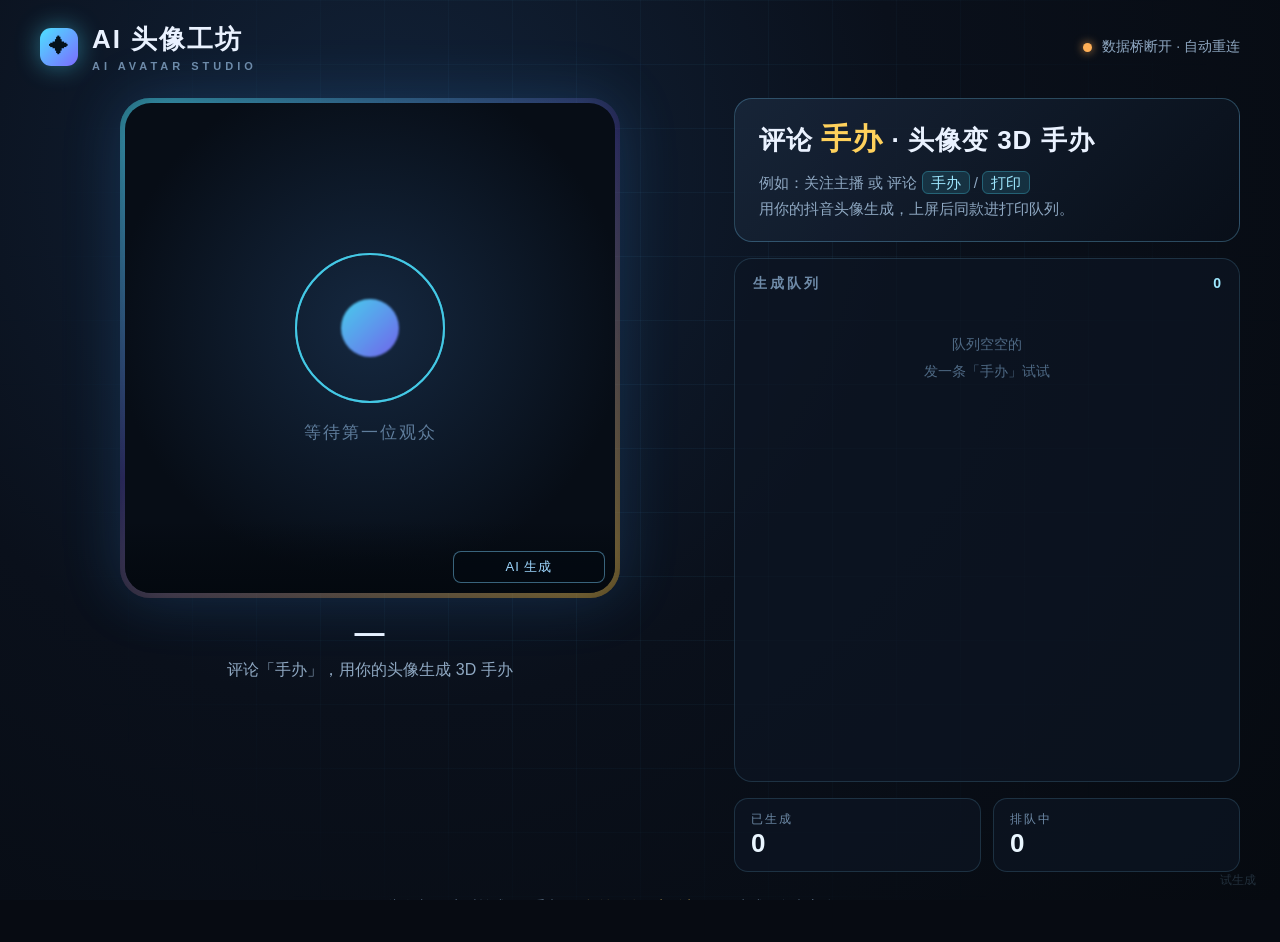
<file: ai-live.html>
<!doctype html><html lang="zh-CN"><head><meta charset="utf-8"><meta name="referrer" content="no-referrer"><meta name="viewport" content="width=device-width,initial-scale=1"><title>AI 头像工坊 · 直播画面</title>
<style>
*{box-sizing:border-box}html,body{margin:0;height:100%;overflow:hidden;background:#070b12;color:#eaf2ff;font-family:'Microsoft YaHei',sans-serif}
body{background:radial-gradient(circle at 30% 20%,#12233a 0,#0a101b 46%,#060a10 100%)}
.grid{position:fixed;inset:0;background-image:linear-gradient(rgba(90,200,255,.05) 1px,transparent 1px),linear-gradient(90deg,rgba(90,200,255,.05) 1px,transparent 1px);background-size:64px 64px;mask-image:radial-gradient(circle at 50% 40%,#000 30%,transparent 78%)}
header{position:relative;display:flex;align-items:center;justify-content:space-between;padding:22px 40px 0;z-index:2}
.brand{display:flex;align-items:center;gap:14px;font-size:26px;font-weight:800;letter-spacing:2px}
.brand .mark{width:38px;height:38px;border-radius:11px;background:linear-gradient(135deg,#4de1ff,#7c6bff);box-shadow:0 0 24px rgba(77,225,255,.45);display:grid;place-items:center;font-size:19px;color:#04121b}
.brand small{display:block;font-size:11px;letter-spacing:4px;color:#6f8ba8;font-weight:600;margin-top:3px}
.state{display:flex;align-items:center;gap:10px;font-size:14px;color:#8fa8c2}
.state .dot{width:9px;height:9px;border-radius:50%;background:#ffb057;box-shadow:0 0 10px rgba(255,176,87,.8)}
.state.on .dot{background:#54ffc8;box-shadow:0 0 10px rgba(84,255,200,.85)}
main{position:relative;z-index:2;display:grid;grid-template-columns:660px 1fr;gap:34px;padding:26px 40px 0;height:calc(100% - 100px)}
.stage{position:relative;display:flex;flex-direction:column;align-items:center}
.frame{position:relative;width:500px;height:500px;border-radius:30px;padding:5px;background:linear-gradient(145deg,rgba(77,225,255,.75),rgba(124,107,255,.35) 45%,rgba(255,206,84,.55));box-shadow:0 0 60px rgba(60,160,255,.18),inset 0 0 40px rgba(0,0,0,.5)}
.inner{position:relative;width:100%;height:100%;border-radius:26px;overflow:hidden;background:radial-gradient(circle at 50% 45%,#152840,#070d16 70%);display:grid;place-items:center}
.inner img{width:100%;height:100%;object-fit:cover;opacity:0;transform:scale(1.04);transition:opacity .6s ease,transform 1.2s cubic-bezier(.2,.9,.3,1)}
.inner::after{content:'';position:absolute;left:0;right:0;bottom:0;height:72px;background:linear-gradient(transparent,rgba(3,8,14,.55) 55%,rgba(3,8,14,.86));z-index:2;pointer-events:none}
.inner img.show{opacity:1;transform:scale(1)}
.ph{position:absolute;inset:0;display:flex;flex-direction:column;align-items:center;justify-content:center;gap:18px;color:#5f7d9c;transition:opacity .3s ease}
.ph.hide{opacity:0}
.rings{position:relative;width:150px;height:150px}
.rings i{position:absolute;inset:0;border-radius:50%;border:2px solid rgba(77,225,255,.5);animation:ring 2.6s ease-out infinite}
.rings i:nth-child(2){animation-delay:.65s}.rings i:nth-child(3){animation-delay:1.3s}
@keyframes ring{0%{transform:scale(.35);opacity:0}25%{opacity:.9}100%{transform:scale(1);opacity:0}}
.rings b{position:absolute;inset:46px;border-radius:50%;background:linear-gradient(135deg,#4de1ff,#7c6bff);filter:blur(1px);opacity:.9}
.ph span{font-size:17px;letter-spacing:2px}
.ai-tag{position:absolute;right:10px;bottom:10px;min-width:152px;text-align:center;padding:6px 12px;border-radius:8px;background:rgba(4,10,18,.82);border:1px solid rgba(122,210,255,.45);color:#9fd8ff;font-size:13px;letter-spacing:1px;z-index:4}
.progress{position:absolute;left:14px;right:176px;bottom:14px;height:6px;border-radius:99px;background:rgba(0,0,0,.45);overflow:hidden;z-index:3;opacity:0;transition:opacity .25s}
.progress.show{opacity:1}
.progress b{display:block;height:100%;width:0;background:linear-gradient(90deg,#4de1ff,#ffd15c);transition:width .3s ease}
.caption{width:500px;margin-top:18px;text-align:center}
.caption .name{font-size:30px;font-weight:800;letter-spacing:1px;min-height:38px}
.caption .sub{font-size:16px;color:#8fa8c2;margin-top:6px;min-height:24px}
.side{display:flex;flex-direction:column;gap:16px;min-width:0}
.cta{background:linear-gradient(135deg,rgba(24,38,58,.9),rgba(9,15,25,.9));border:1px solid rgba(122,210,255,.28);border-radius:18px;padding:20px 24px}
.cta h2{margin:0 0 10px;font-size:26px;letter-spacing:1px}
.cta h2 b{color:#ffd15c;font-size:30px}
.cta p{margin:0;font-size:15px;line-height:1.7;color:#8fa8c2}
.cta code{background:rgba(77,225,255,.12);border:1px solid rgba(77,225,255,.28);padding:2px 8px;border-radius:6px;color:#9fe8ff;font-family:inherit}
.queue{flex:1;background:rgba(13,22,35,.72);border:1px solid rgba(122,210,255,.16);border-radius:18px;padding:16px 18px;overflow:hidden}
.queue h3{margin:0 0 12px;font-size:14px;letter-spacing:3px;color:#6f8ba8;font-weight:700;display:flex;justify-content:space-between}
.queue h3 b{color:#9fe8ff;letter-spacing:0}
.qlist{display:flex;flex-direction:column;gap:9px}
.qitem{display:flex;align-items:center;gap:12px;padding:9px 12px;border-radius:12px;background:rgba(23,36,54,.72);border-left:3px solid rgba(77,225,255,.4);animation:qin .25s ease-out}
.qitem.now{border-left-color:#ffd15c;background:rgba(46,36,15,.65)}
.qitem .av{width:34px;height:34px;border-radius:50%;object-fit:cover;background:#1d2c40;flex:none}
.qitem .txt{min-width:0;flex:1}
.qitem .txt b{display:block;font-size:15px;white-space:nowrap;overflow:hidden;text-overflow:ellipsis}
.qitem .txt span{font-size:12px;color:#7f9ab5;white-space:nowrap;overflow:hidden;text-overflow:ellipsis;display:block}
.qitem .pos{font-size:12px;color:#ffd15c;font-weight:700}
@keyframes qin{from{opacity:0;transform:translateX(14px)}to{opacity:1;transform:none}}
.empty{color:#4f6a85;font-size:14px;text-align:center;padding:26px 0;line-height:1.9}
.stats{display:flex;gap:12px}
.stat{flex:1;background:rgba(13,22,35,.72);border:1px solid rgba(122,210,255,.16);border-radius:14px;padding:12px 16px}
.stat small{display:block;font-size:12px;color:#6f8ba8;letter-spacing:2px}
.stat b{font-size:26px;color:#eaf6ff}
footer{position:relative;z-index:2;height:70px;display:flex;align-items:center;justify-content:center;gap:26px;color:#7f9ab5;font-size:14px}
footer .tip{color:#ffd15c}
.toast{position:fixed;left:50%;bottom:84px;transform:translateX(-50%);display:flex;flex-direction:column;align-items:center;gap:8px;z-index:9;pointer-events:none}
.toast div{padding:9px 18px;border-radius:10px;background:rgba(9,18,30,.92);border:1px solid rgba(122,210,255,.3);color:#cfe8ff;font-size:15px;animation:tin .25s ease-out}
@keyframes tin{from{opacity:0;transform:translateY(10px)}to{opacity:1;transform:none}}
.test{position:fixed;right:18px;bottom:10px;z-index:9;opacity:.18;background:none;border:0;color:#9fd8ff;font-size:12px;cursor:pointer}
.test:hover{opacity:.85}
</style></head><body>
<div class="grid"></div>
<header>
  <div class="brand"><div class="mark">✦</div><div>AI 头像工坊<small>AI AVATAR STUDIO</small></div></div>
  <div class="state on" id="state"><span class="dot"></span><span id="state-text">连接数据桥…</span></div>
</header>
<main>
  <section class="stage">
    <div class="frame"><div class="inner">
      <div class="ph" id="ph"><div class="rings"><i></i><i></i><i></i><b></b></div><span id="ph-text">等待第一位观众</span></div>
      <img id="pic" alt="">
      <div class="ai-tag">AI 生成</div>
      <div class="progress" id="bar"><b id="bar-fill"></b></div>
    </div></div>
    <div class="caption"><div class="name" id="cap-name">—</div><div class="sub" id="cap-sub">评论「手办」，用你的头像生成 3D 手办</div></div>
  </section>
  <aside class="side">
    <div class="cta"><h2>评论 <b>手办</b> · 头像变 3D 手办</h2><p>例如：关注主播 或 评论 <code>手办</code> / <code>打印</code><br>用你的抖音头像生成，上屏后同款进打印队列。</p></div>
    <div class="queue"><h3>生成队列 <b id="q-count">0</b></h3><div class="qlist" id="qlist"><div class="empty">队列空空的<br>发一条「手办」试试</div></div></div>
    <div class="stats"><div class="stat"><small>已生成</small><b id="done-count">0</b></div><div class="stat"><small>排队中</small><b id="q-stat">0</b></div></div>
  </aside>
</main>
<footer><span>头像由 AI 实时转成 3D 手办</span><span class="tip">评论触发 · 先到先做</span><span id="ai-state">生成服务连接中…</span></footer>
<div class="toast" id="toast"></div>
<button class="test" id="test">试生成</button>
<script>
const AI='http://127.0.0.1:8770';
const $=id=>document.getElementById(id);
const cooldown=60000,qmax=6,holdMs=9000;
let ws,queue=[],doneCount=0,current=null,ready=null,genItem=null,pollTimer=0,holdTimer=0,reconnectTimer=0,lastByUser=new Map(),aiOK=false;
try{doneCount=Number(localStorage.getItem('ai-done')||0)||0}catch(e){}
$('done-count').textContent=doneCount;

function toast(text){const box=$('toast'),el=document.createElement('div');el.textContent=text;box.append(el);while(box.children.length>3)box.firstChild.remove();setTimeout(()=>el.remove(),4200)}
function wants(text){return /(手办|打印|头像|画|AI|ai)/.test(String(text||''))}
function fmt(err){return err&&err.message?err.message:String(err)}

async function health(){try{const r=await fetch(AI+'/health',{cache:'no-store'});const d=await r.json();aiOK=!!d.ok;$('ai-state').textContent=aiOK?('手办引擎正常'+(d.loaded?' · 模型已就绪':' · 首次生成需加载')):'生成服务异常';}catch(e){aiOK=false;$('ai-state').textContent='生成服务未启动（8770）'}}

function connect(){try{ws=new WebSocket('ws://127.0.0.1:8765')}catch(e){schedule();return}
 ws.onopen=()=>{$('state').classList.add('on');$('state-text').textContent='数据桥已连接';};
 ws.onmessage=e=>{let m;try{m=JSON.parse(e.data)}catch(err){return}if(m.type==='comment')onComment(m);else if(m.type==='follow')onFollow(m)};
 ws.onclose=()=>{$('state-text').textContent='数据桥断开 · 自动重连';$('state').classList.remove('on');schedule()};
 ws.onerror=()=>{}}
function schedule(){clearTimeout(reconnectTimer);reconnectTimer=setTimeout(connect,3000)}

function onComment(m){if(!m||!m.avatar)return;if(!wants(m.text))return;enqueue(m.name||'观众',m.avatar)}
function onFollow(m){if(!m||!m.avatar)return;enqueue(m.name||'观众',m.avatar)}

function enqueue(name,avatar){
 const key=String(name).trim();
 const last=lastByUser.get(key)||0;
 if(Date.now()-last<cooldown){toast(key+' 的手办刚做过，稍后再来');return}
 if(queue.length>=qmax){toast('队列已满，稍后再做');return}
 lastByUser.set(key,Date.now());
 queue.push({name:key,avatar,at:Date.now()});
 renderQueue();
 if(current||genItem)toast(key+' 已加入 · 马上用头像捏手办');
 pump();
}

function renderQueue(){
 $('q-count').textContent=queue.length;$('q-stat').textContent=queue.length;
 const list=$('qlist');list.innerHTML='';
 if(!queue.length&&!current){list.innerHTML='<div class="empty">队列空空的<br>发一条「手办」试试</div>';return}
 if(current)list.append(qrow(current,true,0));
 queue.slice(0,5).forEach((it,i)=>list.append(qrow(it,false,i+1)));
}
function qrow(it,isNow,pos){
 const el=document.createElement('div');el.className='qitem'+(isNow?' now':'');
 const img=document.createElement('img');img.className='av';img.alt='';
 if(it.avatar)img.src=it.avatar;else img.src=dataAvatar(it.name);
 const txt=document.createElement('div');txt.className='txt';
 const b=document.createElement('b');b.textContent=it.name;
 const s=document.createElement('span');
 s.textContent=isNow?'3D 手办 · 已上屏':(it===genItem?'正在用头像捏手办…':'排队中');
 txt.append(b,s);
 const p=document.createElement('div');p.className='pos';p.textContent=isNow?'●':'#'+pos;
 el.append(img,txt,p);return el;
}
function dataAvatar(name){const c=document.createElement('canvas');c.width=c.height=64;const x=c.getContext('2d');let h=0;for(const ch of String(name))h=(h*31+ch.charCodeAt(0))>>>0;const pal=['#4de1ff','#7c6bff','#ffd15c','#ff8f6b','#54ffc8'];x.fillStyle=pal[h%pal.length];x.fillRect(0,0,64,64);x.fillStyle='#08121c';x.font='700 30px "Microsoft YaHei"';x.textAlign='center';x.textBaseline='middle';x.fillText(String(name).slice(0,1)||'客',32,34);return c.toDataURL()}

function pump(){
 if(ready&&!current){displayReady();return}
 if(!genItem&&!ready&&queue.length){startGen(queue[0]);return}
 if(!current&&!genItem&&!queue.length&&!ready)showIdle();
}
function showIdle(){
 $('ph-text').textContent='等待下一位观众';
 $('cap-name').textContent='—';$('cap-sub').textContent='评论「手办」，用你的头像生成 3D 手办';
 $('bar').classList.remove('show');$('ph').classList.remove('hide');$('pic').classList.remove('show');
}
function startGen(item){
 genItem=item;
 if(!current){
  $('cap-name').textContent=item.name;
  $('cap-sub').textContent='头像 → 3D 手办';
  $('ph-text').textContent='正在用头像捏 3D 手办…';
  $('ph').classList.remove('hide');$('pic').classList.remove('show');
  $('bar').classList.add('show');$('bar-fill').style.width='8%';
 }
 fetch(AI+'/generate',{method:'POST',headers:{'Content-Type':'application/json'},body:JSON.stringify({name:item.name,avatar:item.avatar})})
  .then(async r=>{
   if(r.status===429)throw new Error('AI 队列已满');
   if(!r.ok){let e='';try{e=(await r.json()).error||''}catch(x){}throw new Error(e||('生成服务 '+r.status))}
   const job=await r.json();
   if(job.state==='done')genDone(job);else poll(job.id);
  })
  .catch(e=>failGen(fmt(e)));
}
function poll(id){
 clearTimeout(pollTimer);
 pollTimer=setTimeout(async()=>{
  try{
   const r=await fetch(AI+'/status?id='+encodeURIComponent(id),{cache:'no-store'});
   if(!r.ok)throw new Error('状态 '+r.status);
   const job=await r.json();
   if(job.state==='done'){genDone(job);return}
   if(job.state==='error'){failGen(job.error||'生成失败');return}
   if(!current){
    const pct=job.total?Math.max(8,Math.round((job.step||0)/job.total*100)):10;
    $('bar-fill').style.width=pct+'%';
    $('ph-text').textContent=job.pos>1?('排队第 '+job.pos+' 位…'):'正在用头像捏 3D 手办…';
   }
   poll(id);
  }catch(e){failGen('状态查询失败')}
 },500);
}
function genDone(job){
 const item=genItem;if(!item)return;
 queue=queue.filter(x=>x!==item);
 genItem=null;ready={item,job};
 renderQueue();
 if(!current){displayReady()}
}
function failGen(msg){
 if(genItem){toast(genItem.name+'：'+msg);queue=queue.filter(x=>x!==genItem)}
 genItem=null;
 renderQueue();
 setTimeout(()=>{if(!current&&!genItem&&!ready)showIdle();pump()},800);
}
function displayReady(){
 const it=ready.item,job=ready.job;ready=null;
 current=it;renderQueue();
 $('cap-name').textContent=it.name;
 $('cap-sub').textContent='头像 → 3D 手办';
 const img=$('pic');
 img.classList.remove('show');
 img.onload=()=>{$('ph').classList.add('hide');img.classList.add('show');$('bar').classList.remove('show')};
 img.onerror=()=>{toast('图片加载失败');finishCurrent(false)};
 img.src=AI+job.url+'&t='+Date.now();
 doneCount++;try{localStorage.setItem('ai-done',doneCount)}catch(e){}
 $('done-count').textContent=doneCount;
 clearTimeout(holdTimer);
 holdTimer=setTimeout(()=>finishCurrent(true),holdMs);
 pump();
}
function finishCurrent(ok){
 clearTimeout(holdTimer);
 current=null;
 $('bar').classList.remove('show');
 if(!ok){$('ph-text').textContent='等待下一位观众';$('ph').classList.remove('hide');$('pic').classList.remove('show')}
 renderQueue();
 setTimeout(pump,600);
}

$('test').onclick=()=>enqueue('试做观众'+Math.floor(Math.random()*90+10),AI+'/sample');
setInterval(health,5000);health();
connect();
window.addEventListener('beforeunload',()=>{try{ws&&ws.close()}catch(e){}});
</script>
</body></html>
</file>
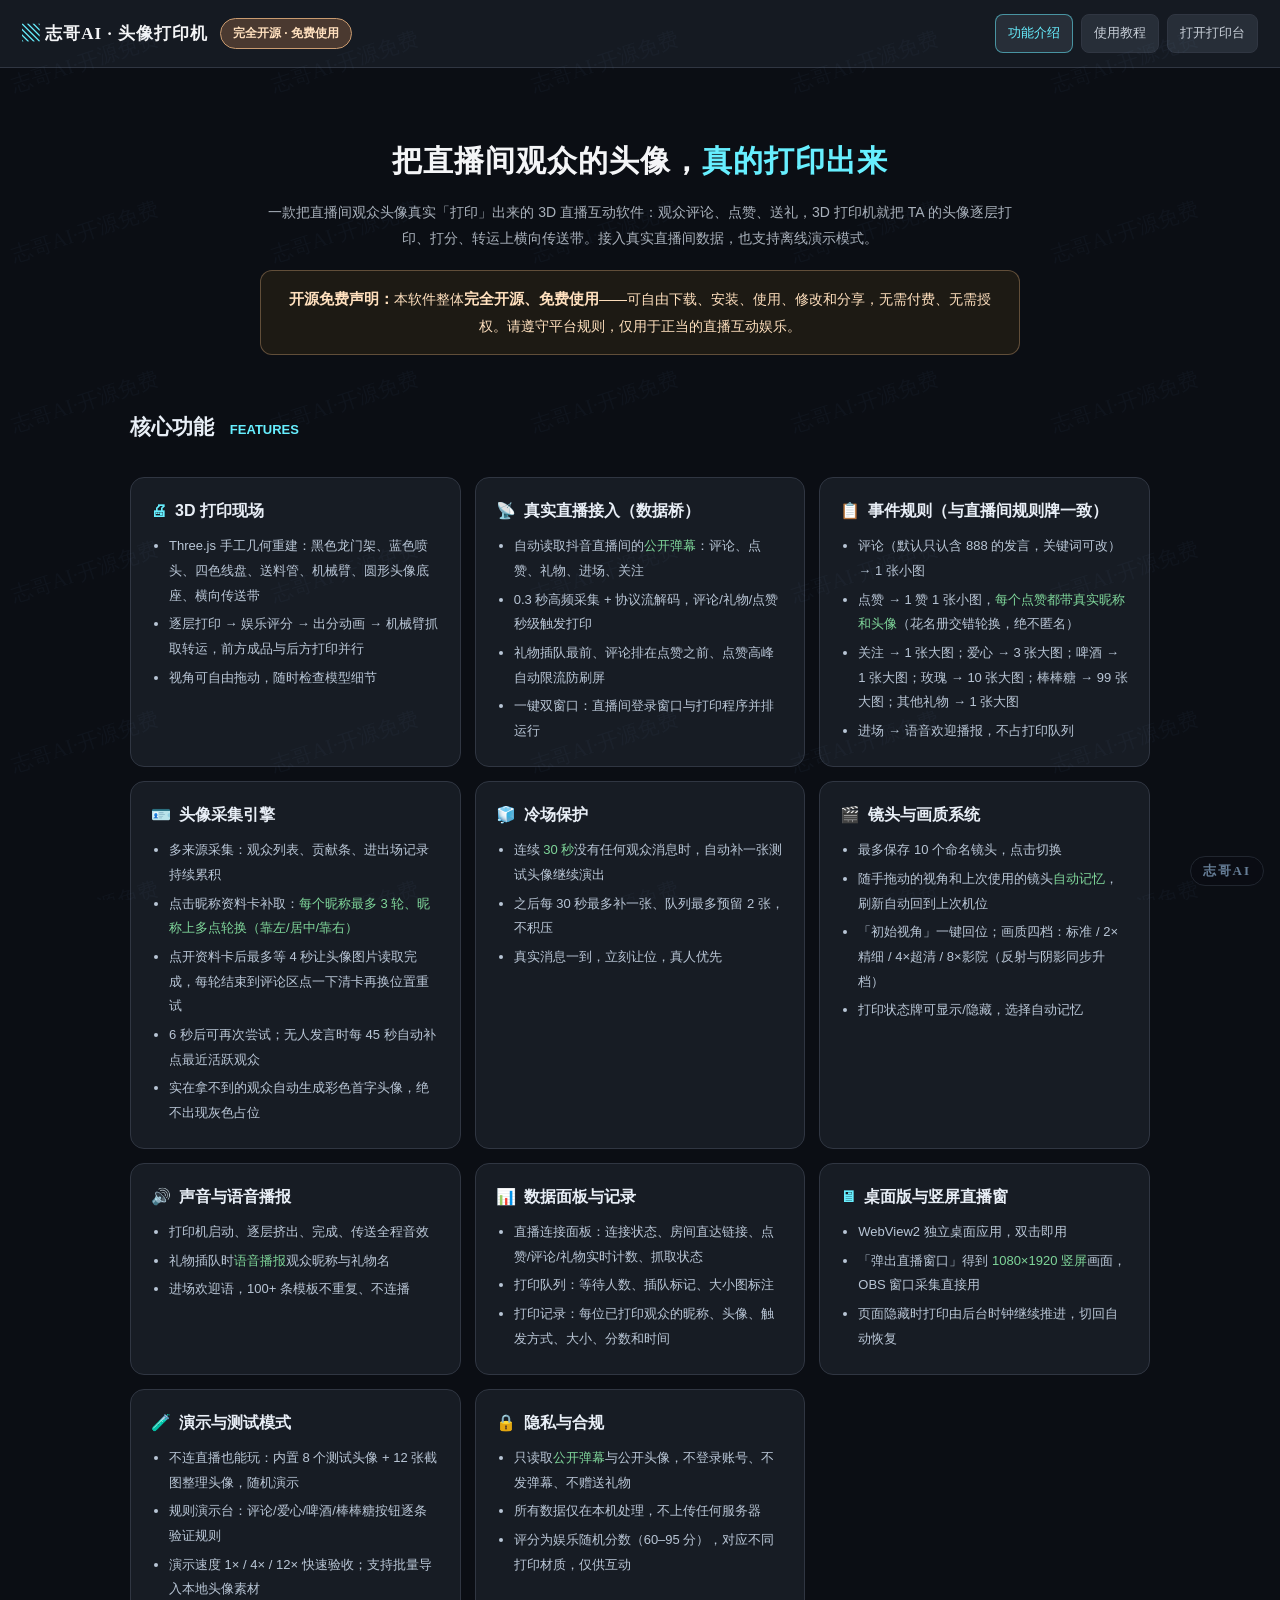
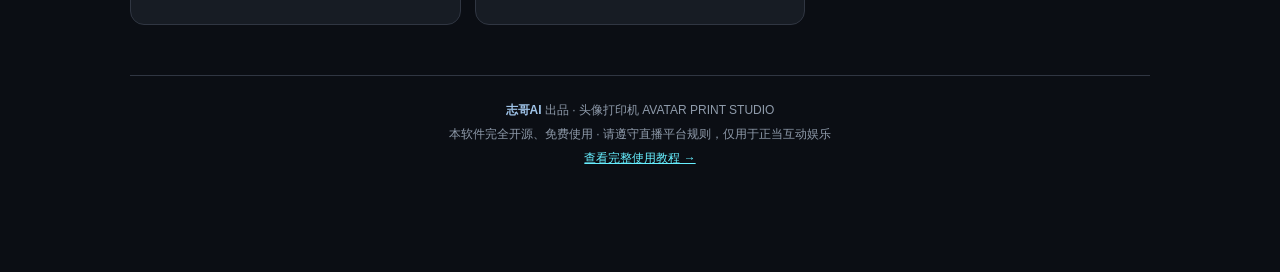
<file: features.html>
<!DOCTYPE html>
<html lang="zh-CN">
<head>
<meta charset="utf-8">
<meta name="viewport" content="width=device-width,initial-scale=1">
<title>功能介绍 · 志哥AI 头像打印机</title>
<style>
*{box-sizing:border-box}
body{margin:0;background:#0b0e14;color:#f4f5f7;font:14px/1.9 'Microsoft YaHei',sans-serif}
/* 平铺水印 */
body::after{content:'';position:fixed;inset:0;z-index:9999;pointer-events:none;opacity:.045;
 background-image:url("data:image/svg+xml;utf8,%3Csvg xmlns='http://www.w3.org/2000/svg' width='260' height='170'%3E%3Ctext x='14' y='92' font-size='21' fill='%237aa6d8' font-family='Microsoft YaHei' transform='rotate(-18 14 92)'%3E%E5%BF%97%E5%93%A5AI%C2%B7%E5%BC%80%E6%BA%90%E5%85%8D%E8%B4%B9%3C/text%3E%3C/svg%3E")}
/* 固定角标水印 */
.wm{position:fixed;right:16px;bottom:14px;z-index:9998;pointer-events:none;font:700 13px 'Microsoft YaHei';color:#9fc3e8;opacity:.62;letter-spacing:2px;background:#0b0e14d9;padding:5px 12px;border:1px solid #303642;border-radius:99px}
header{position:sticky;top:0;z-index:10;display:flex;gap:12px;align-items:center;flex-wrap:wrap;padding:14px 22px;background:#171c24ee;border-bottom:1px solid #303642;backdrop-filter:blur(6px)}
.brand{font:700 17px 'Microsoft YaHei';letter-spacing:1px}
.brand b{color:#67efff}
.free{font-size:12px;font-weight:700;color:#ffe0be;background:#4a3930;border:1px solid #c99b70;border-radius:99px;padding:3px 12px}
nav{margin-left:auto;display:flex;gap:8px;flex-wrap:wrap}
nav a{color:#c8cfd8;text-decoration:none;font-size:13px;padding:6px 12px;border:1px solid #303642;border-radius:8px;background:#272e38}
nav a:hover{color:#67efff;border-color:#67efff55}
nav a.on{color:#67efff;border-color:#67efff88}
main{max-width:1060px;margin:0 auto;padding:30px 20px 80px}
.hero{text-align:center;padding:26px 10px 8px}
.hero h1{font-size:30px;margin:8px 0 10px;letter-spacing:1px}
.hero h1 b{color:#67efff}
.hero p{color:#a9b1bb;margin:6px auto;max-width:760px}
.notice{margin:18px auto 0;max-width:760px;border:1px solid #c99b7066;background:#1d1a14;border-radius:12px;padding:14px 18px;color:#ffe0be;font-size:14px}
.notice b{font-size:15px}
.grid{display:grid;grid-template-columns:repeat(auto-fit,minmax(300px,1fr));gap:14px;margin-top:30px}
.card{background:#171c24;border:1px solid #303642;border-radius:14px;padding:18px 20px}
.card h3{margin:0 0 8px;font-size:16px;color:#e8eef6}
.card h3 span{color:#67efff;margin-right:8px}
.card p,.card li{color:#b9c6d6;font-size:13px;margin:4px 0}
.card ul{margin:6px 0 0;padding-left:18px}
.card .hl{color:#7fd69a}
h2.sec{margin:44px 0 4px;font-size:21px;color:#e8eef6}
h2.sec small{color:#67efff;font-size:13px;margin-left:10px}
footer{border-top:1px solid #303642;margin-top:50px;padding:22px;text-align:center;color:#8f9bab;font-size:12px;line-height:2}
footer b{color:#9fc3e8}
</style>
</head>
<body>
<header>
 <div class="brand"><b>▧</b> 志哥AI · 头像打印机</div>
 <span class="free">完全开源 · 免费使用</span>
 <nav>
  <a class="on" href="./features.html">功能介绍</a>
  <a href="./guide.html">使用教程</a>
  <a href="./index.html">打开打印台</a>
 </nav>
</header>

<main>
 <div class="hero">
  <h1>把直播间观众的头像，<b>真的打印出来</b></h1>
  <p>一款把直播间观众头像真实「打印」出来的 3D 直播互动软件：观众评论、点赞、送礼，3D 打印机就把 TA 的头像逐层打印、打分、转运上横向传送带。接入真实直播间数据，也支持离线演示模式。</p>
  <div class="notice"><b>开源免费声明：</b>本软件整体<b>完全开源、免费使用</b>——可自由下载、安装、使用、修改和分享，无需付费、无需授权。请遵守平台规则，仅用于正当的直播互动娱乐。</div>
 </div>

 <h2 class="sec">核心功能 <small>FEATURES</small></h2>
 <div class="grid">
  <div class="card"><h3><span>🖨</span>3D 打印现场</h3>
   <ul><li>Three.js 手工几何重建：黑色龙门架、蓝色喷头、四色线盘、送料管、机械臂、圆形头像底座、横向传送带</li>
   <li>逐层打印 → 娱乐评分 → 出分动画 → 机械臂抓取转运，前方成品与后方打印并行</li>
   <li>视角可自由拖动，随时检查模型细节</li></ul></div>

  <div class="card"><h3><span>📡</span>真实直播接入（数据桥）</h3>
   <ul><li>自动读取抖音直播间的<span class="hl">公开弹幕</span>：评论、点赞、礼物、进场、关注</li>
   <li>0.3 秒高频采集 + 协议流解码，评论/礼物/点赞秒级触发打印</li>
   <li>礼物插队最前、评论排在点赞之前、点赞高峰自动限流防刷屏</li>
   <li>一键双窗口：直播间登录窗口与打印程序并排运行</li></ul></div>

  <div class="card"><h3><span>📋</span>事件规则（与直播间规则牌一致）</h3>
   <ul><li>评论（默认只认含 888 的发言，关键词可改）→ 1 张小图</li>
   <li>点赞 → 1 赞 1 张小图，<span class="hl">每个点赞都带真实昵称和头像</span>（花名册交错轮换，绝不匿名）</li>
   <li>关注 → 1 张大图；爱心 → 3 张大图；啤酒 → 1 张大图；玫瑰 → 10 张大图；棒棒糖 → 99 张大图；其他礼物 → 1 张大图</li>
   <li>进场 → 语音欢迎播报，不占打印队列</li></ul></div>

  <div class="card"><h3><span>🪪</span>头像采集引擎</h3>
   <ul><li>多来源采集：观众列表、贡献条、进出场记录持续累积</li>
   <li>点击昵称资料卡补取：<span class="hl">每个昵称最多 3 轮、昵称上多点轮换（靠左/居中/靠右）</span></li>
   <li>点开资料卡后最多等 4 秒让头像图片读取完成，每轮结束到评论区点一下清卡再换位置重试</li>
   <li>6 秒后可再次尝试；无人发言时每 45 秒自动补点最近活跃观众</li>
   <li>实在拿不到的观众自动生成彩色首字头像，绝不出现灰色占位</li></ul></div>

  <div class="card"><h3><span>🧊</span>冷场保护</h3>
   <ul><li>连续 <span class="hl">30 秒</span>没有任何观众消息时，自动补一张测试头像继续演出</li>
   <li>之后每 30 秒最多补一张、队列最多预留 2 张，不积压</li>
   <li>真实消息一到，立刻让位，真人优先</li></ul></div>

  <div class="card"><h3><span>🎬</span>镜头与画质系统</h3>
   <ul><li>最多保存 10 个命名镜头，点击切换</li>
   <li>随手拖动的视角和上次使用的镜头<span class="hl">自动记忆</span>，刷新自动回到上次机位</li>
   <li>「初始视角」一键回位；画质四档：标准 / 2×精细 / 4×超清 / 8×影院（反射与阴影同步升档）</li>
   <li>打印状态牌可显示/隐藏，选择自动记忆</li></ul></div>

  <div class="card"><h3><span>🔊</span>声音与语音播报</h3>
   <ul><li>打印机启动、逐层挤出、完成、传送全程音效</li>
   <li>礼物插队时<span class="hl">语音播报</span>观众昵称与礼物名</li>
   <li>进场欢迎语，100+ 条模板不重复、不连播</li></ul></div>

  <div class="card"><h3><span>📊</span>数据面板与记录</h3>
   <ul><li>直播连接面板：连接状态、房间直达链接、点赞/评论/礼物实时计数、抓取状态</li>
   <li>打印队列：等待人数、插队标记、大小图标注</li>
   <li>打印记录：每位已打印观众的昵称、头像、触发方式、大小、分数和时间</li></ul></div>

  <div class="card"><h3><span>🖥</span>桌面版与竖屏直播窗</h3>
   <ul><li>WebView2 独立桌面应用，双击即用</li>
   <li>「弹出直播窗口」得到 <span class="hl">1080×1920 竖屏</span>画面，OBS 窗口采集直接用</li>
   <li>页面隐藏时打印由后台时钟继续推进，切回自动恢复</li></ul></div>

  <div class="card"><h3><span>🧪</span>演示与测试模式</h3>
   <ul><li>不连直播也能玩：内置 8 个测试头像 + 12 张截图整理头像，随机演示</li>
   <li>规则演示台：评论/爱心/啤酒/棒棒糖按钮逐条验证规则</li>
   <li>演示速度 1× / 4× / 12× 快速验收；支持批量导入本地头像素材</li></ul></div>

  <div class="card"><h3><span>🔒</span>隐私与合规</h3>
   <ul><li>只读取<span class="hl">公开弹幕</span>与公开头像，不登录账号、不发弹幕、不赠送礼物</li>
   <li>所有数据仅在本机处理，不上传任何服务器</li>
   <li>评分为娱乐随机分数（60–95 分），对应不同打印材质，仅供互动</li></ul></div>
 </div>

 <footer>
  <b>志哥AI</b> 出品 · 头像打印机 AVATAR PRINT STUDIO<br>
  本软件完全开源、免费使用 · 请遵守直播平台规则，仅用于正当互动娱乐<br>
  <a href="./guide.html" style="color:#67efff">查看完整使用教程 →</a>
 </footer>
</main>
<div class="wm">志哥AI</div>
</body>
</html>
</file>
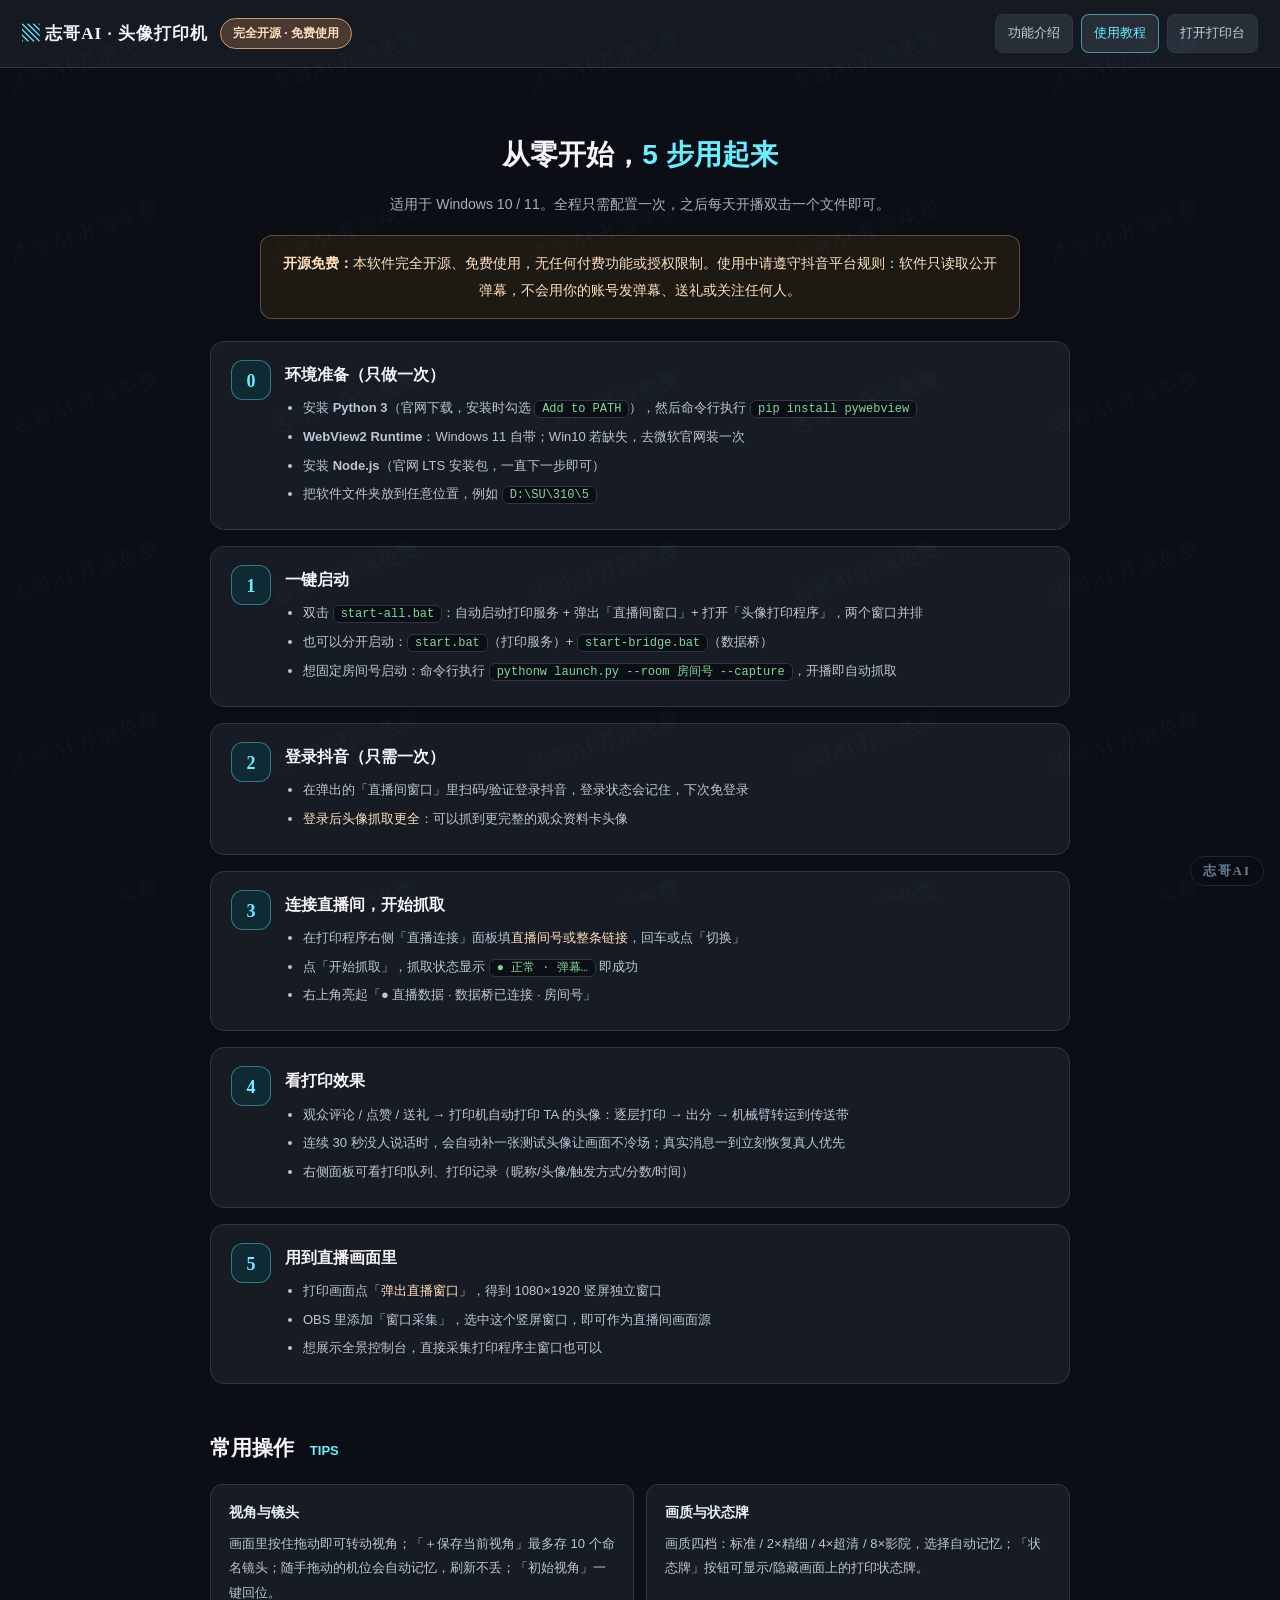
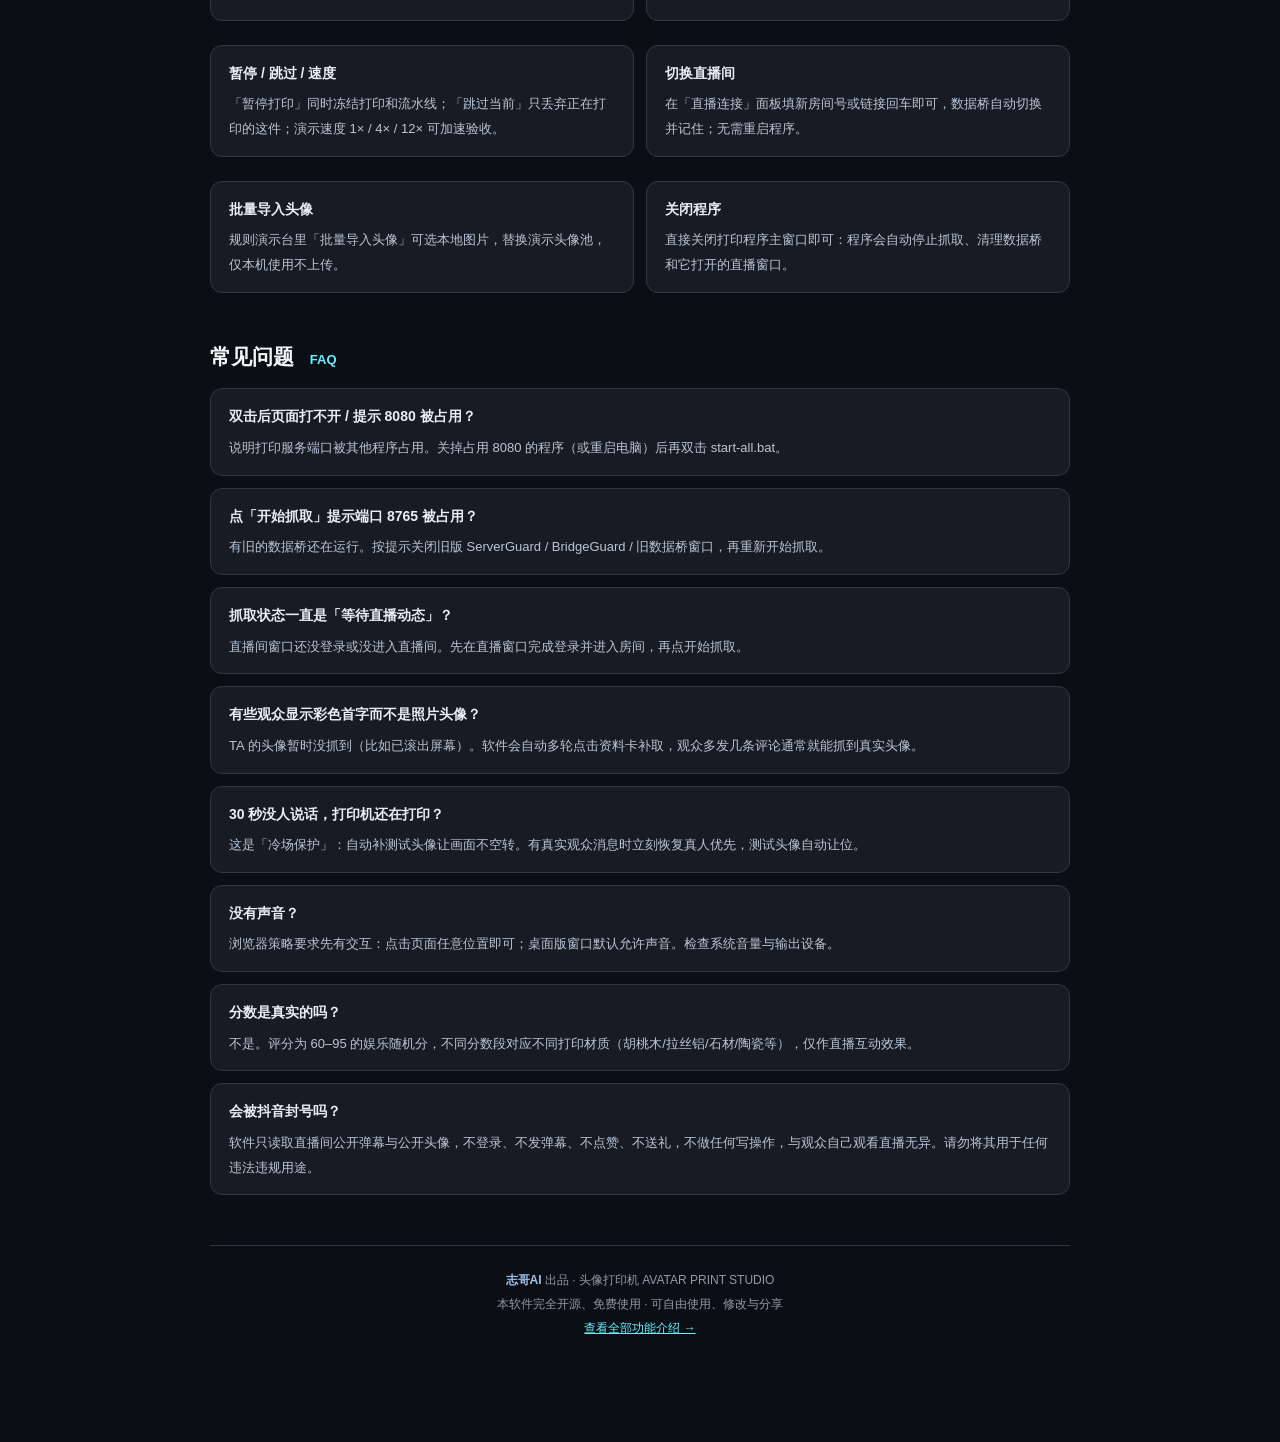
<file: guide.html>
<!DOCTYPE html>
<html lang="zh-CN">
<head>
<meta charset="utf-8">
<meta name="viewport" content="width=device-width,initial-scale=1">
<title>使用教程 · 志哥AI 头像打印机</title>
<style>
*{box-sizing:border-box}
body{margin:0;background:#0b0e14;color:#f4f5f7;font:14px/1.9 'Microsoft YaHei',sans-serif}
body::after{content:'';position:fixed;inset:0;z-index:9999;pointer-events:none;opacity:.045;
 background-image:url("data:image/svg+xml;utf8,%3Csvg xmlns='http://www.w3.org/2000/svg' width='260' height='170'%3E%3Ctext x='14' y='92' font-size='21' fill='%237aa6d8' font-family='Microsoft YaHei' transform='rotate(-18 14 92)'%3E%E5%BF%97%E5%93%A5AI%C2%B7%E5%BC%80%E6%BA%90%E5%85%8D%E8%B4%B9%3C/text%3E%3C/svg%3E")}
.wm{position:fixed;right:16px;bottom:14px;z-index:9998;pointer-events:none;font:700 13px 'Microsoft YaHei';color:#9fc3e8;opacity:.62;letter-spacing:2px;background:#0b0e14d9;padding:5px 12px;border:1px solid #303642;border-radius:99px}
header{position:sticky;top:0;z-index:10;display:flex;gap:12px;align-items:center;flex-wrap:wrap;padding:14px 22px;background:#171c24ee;border-bottom:1px solid #303642;backdrop-filter:blur(6px)}
.brand{font:700 17px 'Microsoft YaHei';letter-spacing:1px}
.brand b{color:#67efff}
.free{font-size:12px;font-weight:700;color:#ffe0be;background:#4a3930;border:1px solid #c99b70;border-radius:99px;padding:3px 12px}
nav{margin-left:auto;display:flex;gap:8px;flex-wrap:wrap}
nav a{color:#c8cfd8;text-decoration:none;font-size:13px;padding:6px 12px;border:1px solid #303642;border-radius:8px;background:#272e38}
nav a:hover{color:#67efff;border-color:#67efff55}
nav a.on{color:#67efff;border-color:#67efff88}
main{max-width:900px;margin:0 auto;padding:30px 20px 80px}
.hero{text-align:center;padding:22px 10px 6px}
.hero h1{font-size:28px;margin:8px 0 10px}
.hero h1 b{color:#67efff}
.hero p{color:#a9b1bb;margin:6px auto;max-width:720px}
.notice{margin:18px auto 0;max-width:760px;border:1px solid #c99b7066;background:#1d1a14;border-radius:12px;padding:14px 18px;color:#ffe0be;font-size:14px}
.step{display:flex;gap:14px;background:#171c24;border:1px solid #303642;border-radius:14px;padding:18px 20px;margin-top:16px}
.num{flex:none;width:40px;height:40px;border-radius:12px;background:#0f2a33;border:1px solid #67efff66;color:#67efff;font:700 18px/40px 'Microsoft YaHei';text-align:center}
.step h3{margin:0 0 6px;font-size:16px}
.step p,.step li{color:#b9c6d6;font-size:13px;margin:4px 0}
.step ul{margin:6px 0 0;padding-left:18px}
.step code{background:#0b0e14;border:1px solid #303642;border-radius:6px;padding:1px 7px;font-size:12px;color:#7fd69a}
.step .tip{color:#ffe0be}
h2.sec{margin:44px 0 4px;font-size:21px}
h2.sec small{color:#67efff;font-size:13px;margin-left:10px}
.faq{background:#171c24;border:1px solid #303642;border-radius:12px;padding:14px 18px;margin-top:12px}
.faq b{color:#e8eef6}
.faq p{margin:6px 0 0;color:#b9c6d6;font-size:13px}
footer{border-top:1px solid #303642;margin-top:50px;padding:22px;text-align:center;color:#8f9bab;font-size:12px;line-height:2}
footer b{color:#9fc3e8}
</style>
</head>
<body>
<header>
 <div class="brand"><b>▧</b> 志哥AI · 头像打印机</div>
 <span class="free">完全开源 · 免费使用</span>
 <nav>
  <a href="./features.html">功能介绍</a>
  <a class="on" href="./guide.html">使用教程</a>
  <a href="./index.html">打开打印台</a>
 </nav>
</header>

<main>
 <div class="hero">
  <h1>从零开始，<b>5 步用起来</b></h1>
  <p>适用于 Windows 10 / 11。全程只需配置一次，之后每天开播双击一个文件即可。</p>
  <div class="notice"><b>开源免费：</b>本软件完全开源、免费使用，无任何付费功能或授权限制。使用中请遵守抖音平台规则：软件只读取公开弹幕，不会用你的账号发弹幕、送礼或关注任何人。</div>
 </div>

 <div class="step"><div class="num">0</div><div>
  <h3>环境准备（只做一次）</h3>
  <ul>
   <li>安装 <b>Python 3</b>（官网下载，安装时勾选 <code>Add to PATH</code>），然后命令行执行 <code>pip install pywebview</code></li>
   <li><b>WebView2 Runtime</b>：Windows 11 自带；Win10 若缺失，去微软官网装一次</li>
   <li>安装 <b>Node.js</b>（官网 LTS 安装包，一直下一步即可）</li>
   <li>把软件文件夹放到任意位置，例如 <code>D:\SU\310\5</code></li>
  </ul></div></div>

 <div class="step"><div class="num">1</div><div>
  <h3>一键启动</h3>
  <ul>
   <li>双击 <code>start-all.bat</code>：自动启动打印服务 + 弹出「直播间窗口」+ 打开「头像打印程序」，两个窗口并排</li>
   <li>也可以分开启动：<code>start.bat</code>（打印服务）+ <code>start-bridge.bat</code>（数据桥）</li>
   <li>想固定房间号启动：命令行执行 <code>pythonw launch.py --room 房间号 --capture</code>，开播即自动抓取</li>
  </ul></div></div>

 <div class="step"><div class="num">2</div><div>
  <h3>登录抖音（只需一次）</h3>
  <ul>
   <li>在弹出的「直播间窗口」里扫码/验证登录抖音，登录状态会记住，下次免登录</li>
   <li><span class="tip">登录后头像抓取更全</span>：可以抓到更完整的观众资料卡头像</li>
  </ul></div></div>

 <div class="step"><div class="num">3</div><div>
  <h3>连接直播间，开始抓取</h3>
  <ul>
   <li>在打印程序右侧「直播连接」面板填<span class="tip">直播间号或整条链接</span>，回车或点「切换」</li>
   <li>点「开始抓取」，抓取状态显示 <code>● 正常 · 弹幕…</code> 即成功</li>
   <li>右上角亮起「● 直播数据 · 数据桥已连接 · 房间号」</li>
  </ul></div></div>

 <div class="step"><div class="num">4</div><div>
  <h3>看打印效果</h3>
  <ul>
   <li>观众评论 / 点赞 / 送礼 → 打印机自动打印 TA 的头像：逐层打印 → 出分 → 机械臂转运到传送带</li>
   <li>连续 30 秒没人说话时，会自动补一张测试头像让画面不冷场；真实消息一到立刻恢复真人优先</li>
   <li>右侧面板可看打印队列、打印记录（昵称/头像/触发方式/分数/时间）</li>
  </ul></div></div>

 <div class="step"><div class="num">5</div><div>
  <h3>用到直播画面里</h3>
  <ul>
   <li>打印画面点「<span class="tip">弹出直播窗口</span>」，得到 1080×1920 竖屏独立窗口</li>
   <li>OBS 里添加「窗口采集」，选中这个竖屏窗口，即可作为直播间画面源</li>
   <li>想展示全景控制台，直接采集打印程序主窗口也可以</li>
  </ul></div></div>

 <h2 class="sec">常用操作 <small>TIPS</small></h2>
 <div class="grid" style="display:grid;grid-template-columns:repeat(auto-fit,minmax(280px,1fr));gap:12px">
  <div class="faq"><b>视角与镜头</b><p>画面里按住拖动即可转动视角；「＋保存当前视角」最多存 10 个命名镜头；随手拖动的机位会自动记忆，刷新不丢；「初始视角」一键回位。</p></div>
  <div class="faq"><b>画质与状态牌</b><p>画质四档：标准 / 2×精细 / 4×超清 / 8×影院，选择自动记忆；「状态牌」按钮可显示/隐藏画面上的打印状态牌。</p></div>
  <div class="faq"><b>暂停 / 跳过 / 速度</b><p>「暂停打印」同时冻结打印和流水线；「跳过当前」只丢弃正在打印的这件；演示速度 1× / 4× / 12× 可加速验收。</p></div>
  <div class="faq"><b>切换直播间</b><p>在「直播连接」面板填新房间号或链接回车即可，数据桥自动切换并记住；无需重启程序。</p></div>
  <div class="faq"><b>批量导入头像</b><p>规则演示台里「批量导入头像」可选本地图片，替换演示头像池，仅本机使用不上传。</p></div>
  <div class="faq"><b>关闭程序</b><p>直接关闭打印程序主窗口即可：程序会自动停止抓取、清理数据桥和它打开的直播窗口。</p></div>
 </div>

 <h2 class="sec">常见问题 <small>FAQ</small></h2>
 <div class="faq"><b>双击后页面打不开 / 提示 8080 被占用？</b><p>说明打印服务端口被其他程序占用。关掉占用 8080 的程序（或重启电脑）后再双击 start-all.bat。</p></div>
 <div class="faq"><b>点「开始抓取」提示端口 8765 被占用？</b><p>有旧的数据桥还在运行。按提示关闭旧版 ServerGuard / BridgeGuard / 旧数据桥窗口，再重新开始抓取。</p></div>
 <div class="faq"><b>抓取状态一直是「等待直播动态」？</b><p>直播间窗口还没登录或没进入直播间。先在直播窗口完成登录并进入房间，再点开始抓取。</p></div>
 <div class="faq"><b>有些观众显示彩色首字而不是照片头像？</b><p>TA 的头像暂时没抓到（比如已滚出屏幕）。软件会自动多轮点击资料卡补取，观众多发几条评论通常就能抓到真实头像。</p></div>
 <div class="faq"><b>30 秒没人说话，打印机还在打印？</b><p>这是「冷场保护」：自动补测试头像让画面不空转。有真实观众消息时立刻恢复真人优先，测试头像自动让位。</p></div>
 <div class="faq"><b>没有声音？</b><p>浏览器策略要求先有交互：点击页面任意位置即可；桌面版窗口默认允许声音。检查系统音量与输出设备。</p></div>
 <div class="faq"><b>分数是真实的吗？</b><p>不是。评分为 60–95 的娱乐随机分，不同分数段对应不同打印材质（胡桃木/拉丝铝/石材/陶瓷等），仅作直播互动效果。</p></div>
 <div class="faq"><b>会被抖音封号吗？</b><p>软件只读取直播间公开弹幕与公开头像，不登录、不发弹幕、不点赞、不送礼，不做任何写操作，与观众自己观看直播无异。请勿将其用于任何违法违规用途。</p></div>

 <footer>
  <b>志哥AI</b> 出品 · 头像打印机 AVATAR PRINT STUDIO<br>
  本软件完全开源、免费使用 · 可自由使用、修改与分享<br>
  <a href="./features.html" style="color:#67efff">查看全部功能介绍 →</a>
 </footer>
</main>
<div class="wm">志哥AI</div>
</body>
</html>
</file>
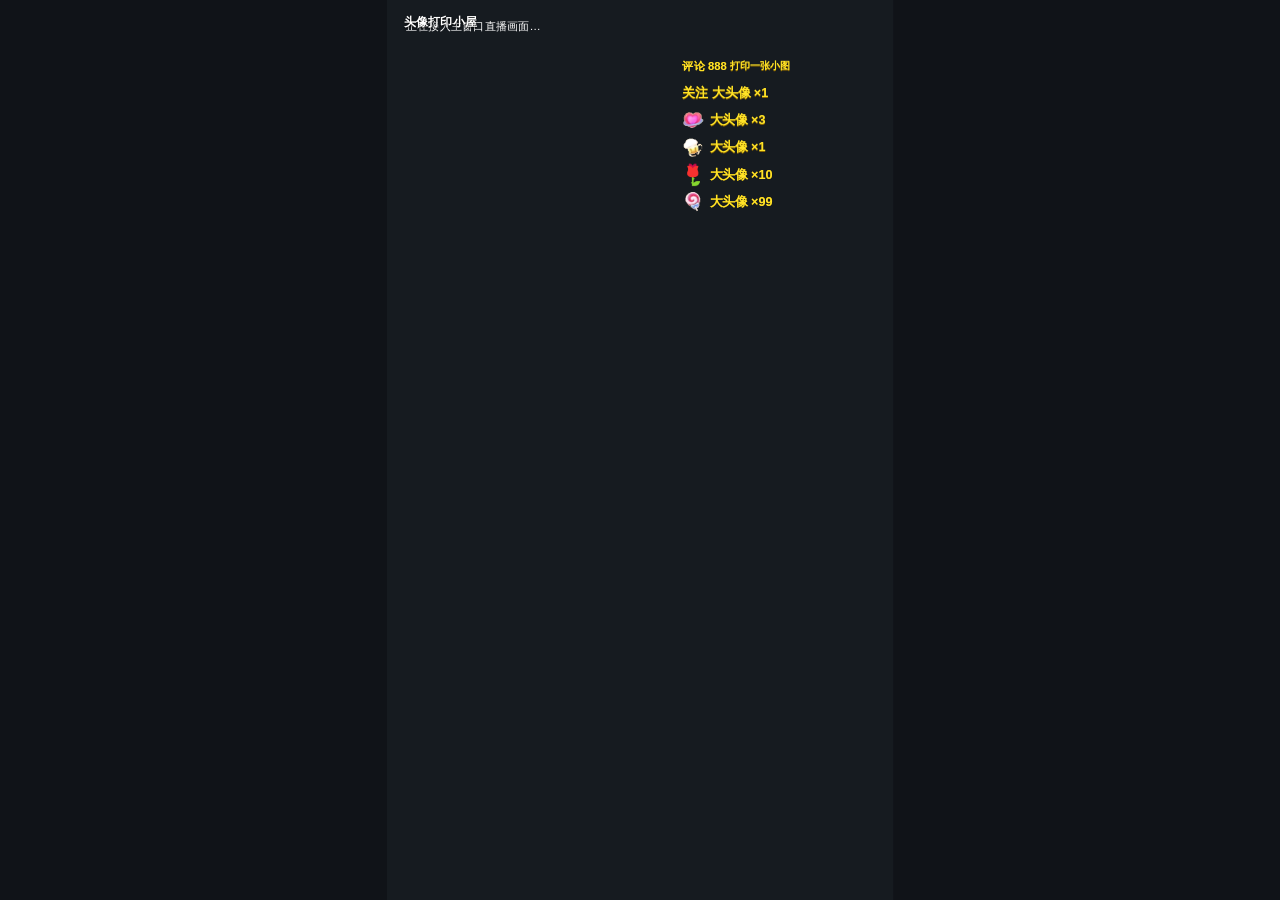
<file: live.html>
<!doctype html><html lang="zh-CN"><head><meta charset="utf-8"><title>头像打印直播 · 1080×1920</title><style>*{box-sizing:border-box}html,body{margin:0;width:100%;height:100%;overflow:hidden;background:#101318}#frame{position:absolute;width:1080px;height:1920px;transform-origin:top left;background:#161b20}#scene{position:absolute;inset:0}canvas{display:block;width:1080px!important;height:1920px!important}#rules{position:absolute;right:30px;top:100px;width:420px;pointer-events:none}#label{position:absolute;top:30px;left:36px;color:white;font:700 26px 'Microsoft YaHei';text-shadow:0 2px 5px #000}#waiting{color:#fff;padding:40px;font:24px sans-serif}</style><link rel="stylesheet" href="assets/live-rules.css"></head><body><div id="frame"><div id="scene"><div id="waiting">正在接入主窗口直播画面…</div></div><div id="label">头像打印小屋</div><div id="rules"><div class="live-rules" aria-label="评论888打印一张小图，关注一张大头像，小心心三张，啤酒一张，玫瑰十张，棒棒糖九十九张大头像"><div class="rule-row comment-rule"><b>评论 888</b><span>打印一张小图</span></div><div class="rule-row"><span>关注</span><span>大头像 ×1</span></div><div class="rule-row"><img src="assets/generated/original-icons/heart.png" alt="小心心"><span>大头像 ×3</span></div><div class="rule-row"><img src="assets/generated/original-icons/beer.png" alt="啤酒"><span>大头像 ×1</span></div><div class="rule-row"><img src="assets/generated/original-icons/rose.png" alt="玫瑰"><span>大头像 ×10</span></div><div class="rule-row"><img src="assets/generated/original-icons/lollipop.png" alt="棒棒糖"><span>大头像 ×99</span></div></div></div></div><script>function fit(){const scale=Math.min(innerWidth/1080,innerHeight/1920);const f=document.getElementById('frame');f.style.transform='scale('+scale+')';f.style.left=(innerWidth-1080*scale)/2+'px';f.style.top=(innerHeight-1920*scale)/2+'px'}addEventListener('resize',fit);fit();</script></body></html>
</file>
<file: assets/live-rules.css>
.live-rules{color:#ffe327;font:800 27px/1.25 "Microsoft YaHei",sans-serif;margin-top:12px;text-shadow:0 1px 1px #8c6800}.live-rules .rule-row{display:flex;align-items:center;gap:10px;min-height:58px}.live-rules .rule-row img{width:48px;height:48px;object-fit:contain;flex:none}.live-rules .comment-rule{font-size:23px;flex-wrap:wrap;gap:2px 8px}.live-rules .comment-rule b{font-size:24px;margin-right:0}.live-rules .comment-rule span{font-size:21px}
.print-setting-group{margin:0;padding:12px;border:1px solid #303a49;border-radius:8px;background:#101620;min-width:0}
.print-setting-group h4{margin:0 0 10px;color:#ffbc79;font-size:13px;letter-spacing:.5px}
.print-setting-card{padding:8px 0;border-bottom:1px solid #26303d}.print-setting-card:last-child{border-bottom:0}
#print-rules-body .print-setting-toggle{display:flex;align-items:center;justify-content:space-between;gap:12px;cursor:pointer;padding:7px 0;color:#e2e8f0;line-height:1.5}
#print-rules-body .print-setting-toggle span{flex:1;min-width:0}
#print-rules-body input[type=checkbox]{width:18px;height:18px;flex:0 0 18px;margin:0;padding:0;accent-color:#ff6852;cursor:pointer}
.print-setting-toggle small{display:block;color:#8999ac;font-size:11px;font-weight:normal;margin-top:3px}
.print-setting-field{display:flex;align-items:center;justify-content:space-between;gap:8px;margin:7px 0;color:#adbbcc;font-size:12px}
.print-setting-field select{width:104px;max-width:55%;min-width:0;padding:6px 8px;border:1px solid #384559;border-radius:6px;background:#1a2432;color:#eef3fa}
.print-setting-note{font-size:11px;line-height:1.7;color:#8a9aad;margin:4px 0}
#print-rules-body{gap:10px!important}#print-rules summary{line-height:1.6}
</file>
